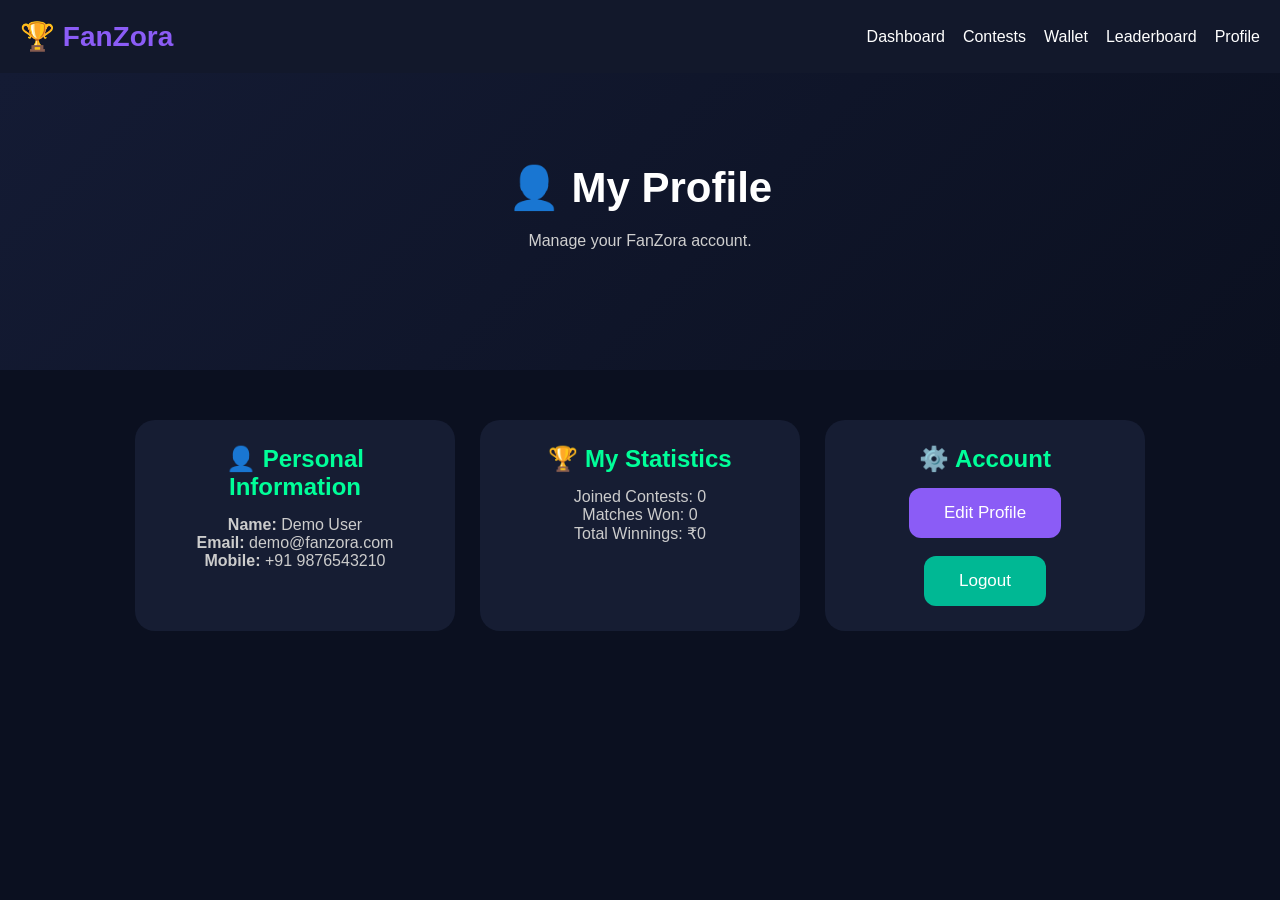
<file: profile.html>
<!DOCTYPE html>
<html lang="en">

<head>
<meta charset="UTF-8">
<meta name="viewport" content="width=device-width, initial-scale=1.0">

<title>Profile - FanZora</title>

<link rel="stylesheet" href="assets/css/style.css">

</head>

<body>

<header class="header">

<div class="logo">🏆 FanZora</div>

<nav>
<a href="dashboard.html">Dashboard</a>
<a href="contests.html">Contests</a>
<a href="wallet.html">Wallet</a>
<a href="leaderboard.html">Leaderboard</a>
<a href="profile.html">Profile</a>
</nav>

</header>

<section class="hero">

<h1>👤 My Profile</h1>

<p>Manage your FanZora account.</p>

</section>

<section class="games">

<div class="card">

<h2>👤 Personal Information</h2>

<p><strong>Name:</strong> Demo User</p>

<p><strong>Email:</strong> demo@fanzora.com</p>

<p><strong>Mobile:</strong> +91 9876543210</p>

</div>

<div class="card">

<h2>🏆 My Statistics</h2>

<p>Joined Contests: 0</p>

<p>Matches Won: 0</p>

<p>Total Winnings: ₹0</p>

</div>

<div class="card">

<h2>⚙️ Account</h2>

<button class="btn" onclick="editProfile()">
Edit Profile
</button>

<br><br>

<button class="btn secondary" onclick="logoutUser()">
Logout
</button>
</file>
<file: assets/css/style.css>
*{
    margin:0;
    padding:0;
    box-sizing:border-box;
    font-family:Arial,sans-serif;
}

body{
    background:#0b1020;
    color:#fff;
}

.header{
    display:flex;
    justify-content:space-between;
    align-items:center;
    padding:20px;
    background:#12182b;
    position:sticky;
    top:0;
}

.logo{
    font-size:28px;
    font-weight:bold;
    color:#8b5cf6;
}

nav{
    display:flex;
    gap:18px;
}

nav a{
    color:#fff;
    text-decoration:none;
    transition:.3s;
}

nav a:hover{
    color:#00ff99;
}

.hero{
    text-align:center;
    padding:90px 20px;
    background:linear-gradient(135deg,#141b34,#0b1020);
}

.hero h1{
    font-size:42px;
    margin-bottom:20px;
}

.hero p{
    color:#cfcfcf;
    max-width:700px;
    margin:auto;
    margin-bottom:30px;
}

.hero-buttons{
    display:flex;
    justify-content:center;
    gap:15px;
    flex-wrap:wrap;
}

.btn{
    background:#8b5cf6;
    color:#fff;
    border:none;
    padding:15px 35px;
    border-radius:12px;
    cursor:pointer;
    font-size:17px;
}

.secondary{
    background:#00b894;
}

.games{
    display:flex;
    justify-content:center;
    gap:25px;
    padding:50px 20px;
    flex-wrap:wrap;
}

.card{
    width:320px;
    background:#161d33;
    padding:25px;
    border-radius:20px;
    text-align:center;
    transition:.3s;
}

.card:hover{
    transform:translateY(-8px);
}

.card h2{
    margin-bottom:15px;
    color:#00ff99;
}

.card p{
    color:#cccccc;
}

.stats{
    display:flex;
    justify-content:center;
    gap:20px;
    padding:40px 20px;
    flex-wrap:wrap;
}

.stat-box{
    width:220px;
    background:#161d33;
    padding:25px;
    border-radius:20px;
    text-align:center;
}

.stat-box h2{
    color:#8b5cf6;
    font-size:32px;
    margin-bottom:10px;
}

footer{
    text-align:center;
    padding:30px;
    background:#12182b;
    color:#aaa;
    margin-top:40px;
}

.login-box{
    width:90%;
    max-width:420px;
    margin:80px auto;
    background:#161d33;
    padding:30px;
    border-radius:20px;
}

.login-box h1{
    text-align:center;
    color:#8b5cf6;
}

.login-box h2{
    text-align:center;
    margin:20px 0;
}

.login-box input{
    width:100%;
    padding:15px;
    margin:10px 0;
    border:none;
    border-radius:10px;
    background:#0b1020;
    color:white;
}

.login-box p{
    text-align:center;
    margin:20px 0;
}

@media(max-width:768px){

.header{
    flex-direction:column;
    gap:15px;
}

.hero h1{
    font-size:32px;
}

nav{
    flex-wrap:wrap;
    justify-content:center;
}

}
</file>
